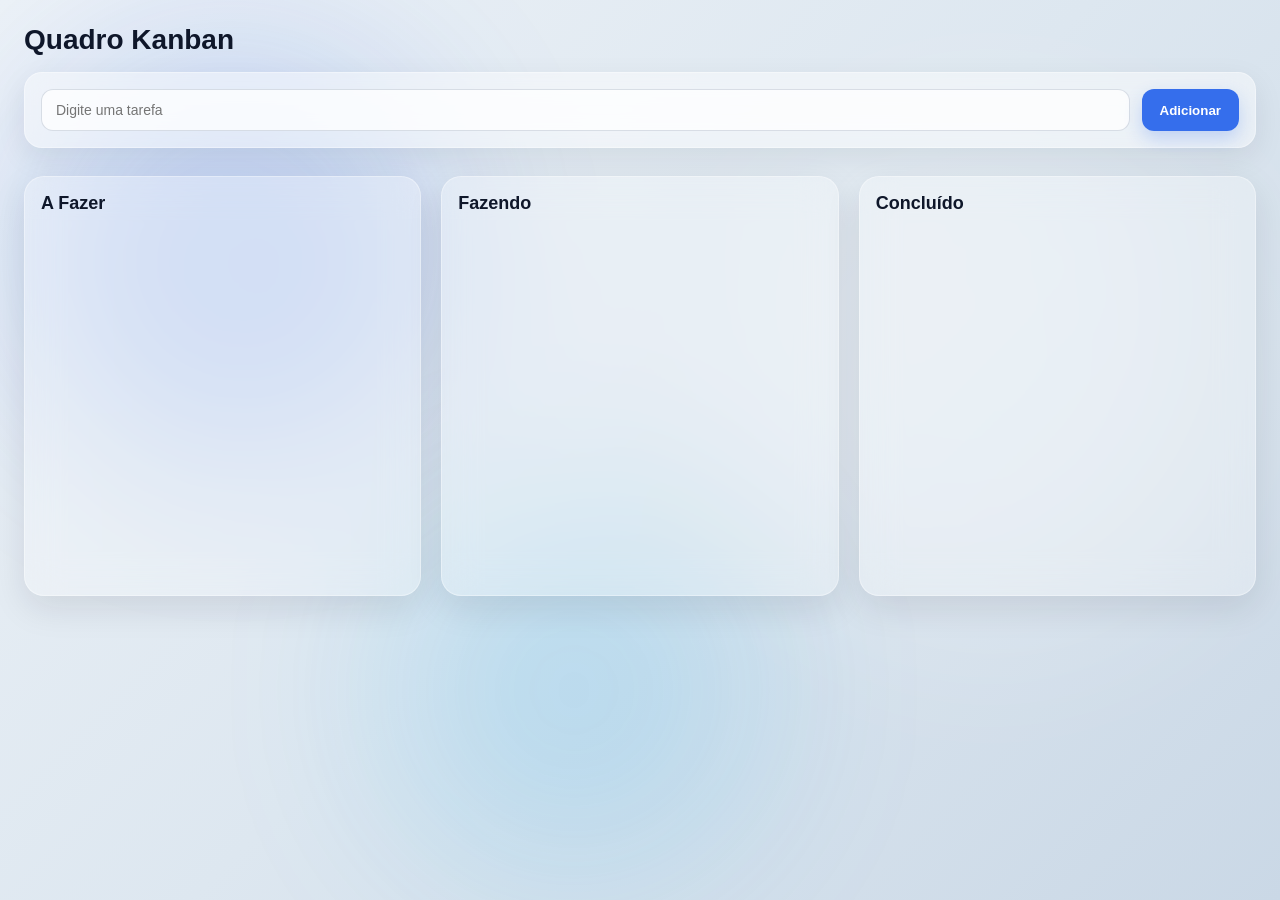
<file: index.html>
<!DOCTYPE html> <!-- Define o tipo do documento como HTML5 -->
<html lang="pt-BR"> <!-- Define o idioma da página como português do Brasil -->
<head>
    <meta charset="UTF-8"> <!-- Permite uso de acentos e caracteres especiais -->
    <meta name="viewport" content="width=device-width, initial-scale=1.0"> <!-- Responsividade -->
    <title>Kanban</title> <!-- Título da aba do navegador -->
    <link rel="stylesheet" href="style.css"> <!-- Importa o CSS -->
</head>

<body>

<!-- Formas de fundo utilizadas para efeito visual (glass/blur) -->
<div class="fundo-shape shape-1"></div>
<div class="fundo-shape shape-2"></div>
<div class="fundo-shape shape-3"></div>

    <header>
        <h1>Quadro Kanban</h1>

        <!-- Formulário para criação de novas tarefas -->
        <div class="form-card">
            <input type="text" id="textoCard" placeholder="Digite uma tarefa">
            <button id="btnAdicionar">Adicionar</button>
        </div>
    </header>

    <!-- Estrutura principal do quadro Kanban -->
    <main class="kanban">

        <!-- Coluna: A Fazer -->
        <section class="coluna">
            <h2>A Fazer</h2>
            <div class="lista-cards" id="a-fazer"></div>
        </section>

        <!-- Coluna: Fazendo -->
        <section class="coluna">
            <h2>Fazendo</h2>
            <div class="lista-cards" id="fazendo"></div>
        </section>

        <!-- Coluna: Concluído -->
        <section class="coluna">
            <h2>Concluído</h2>
            <div class="lista-cards" id="concluido"></div>
        </section>

    </main>

    <!-- Importa o JavaScript -->
    <script src="script.js"></script>
</body>
</html>
</file>
<file: style.css>
/* Reset básico para remover margens e paddings padrão do navegador */
*{
    margin: 0;
    padding: 0;
    box-sizing: border-box; /* Garante que padding e border não aumentem o tamanho total */
}

/* fundo */
body{
    font-family: -apple-system, BlinkMacSystemFont, "Segoe UI", sans-serif; /* Fonte moderna e padrão de sistemas */
    min-height: 100vh; /* Altura mínima da tela */
    padding: 24px; /* Espaçamento interno geral */
    background: linear-gradient(135deg, #edf2f7 0%, #dde7f0 50%, #cad8e6 100%); /* Gradiente de fundo */
    color: #1f2937; /* Cor padrão do texto */
    position: relative; /* Permite posicionamento de elementos internos */
    overflow-x: hidden; /* Evita scroll causado pelas shapes */
    overflow-y: auto;
}

/* formas background */
.fundo-shape{
    position: fixed; /* Fixa no fundo da tela */
    border-radius: 50%; /* Forma circular */
    filter: blur(90px); /* Efeito de desfoque (base do glass) */
    opacity: 0.55; /* Transparência */
    z-index: 0; /* Fica atrás do conteúdo */
    pointer-events: none; /* Não interfere em cliques */
}

/* Shape azul */
.shape-1{
    width: 420px;
    height: 420px;
    top: 40px;
    left: 20px;
    background: rgba(37, 99, 235, 0.35);
}

/* Shape branca */
.shape-2{
    width: 520px;
    height: 520px;
    top: 120px;
    right: 30px;
    background: rgba(255, 255, 255, 0.45);
}

/* Shape ciano */
.shape-3{
    width: 380px;
    height: 380px;
    bottom: 20px;
    left: 30%;
    background: rgba(14, 165, 233, 0.28);
}

/* conteúdo fique acima das shapes */
header,
.kanban{
    position: relative;
    z-index: 1; /* Coloca acima do fundo */
}

/* header */
header{
    margin-bottom: 28px; /* Espaçamento inferior */
}

h1{
    margin-bottom: 16px;
    font-size: 28px; /* Tamanho do título */
    font-weight: 700; /* Negrito */
    color: #0f172a; /* Cor mais escura para destaque */
}

/* form */
.form-card{
    display: flex; /* Layout flexível */
    gap: 12px; /* Espaço entre elementos */
    flex-wrap: wrap; /* Permite quebra em telas menores */
    padding: 16px;

    /* Efeito glass */
    background: rgba(255, 255, 255, 0.45); /* Fundo semi-transparente */
    border: 1px solid rgba(255, 255, 255, 0.35);
    border-radius: 18px;
    box-shadow: 0 10px 30px rgba(15, 23, 42, 0.08);
    backdrop-filter: blur(14px); /* Desfoque do fundo */
    -webkit-backdrop-filter: blur(14px); /* Compatibilidade Safari */
}

/* Campo de input */
.form-card input {
    flex: 1; /* Ocupa o máximo de espaço disponível */
    min-width: 220px; /* Tamanho mínimo */
    padding: 12px 14px;
    border: 1px solid rgba(148, 163, 184, 0.35);
    border-radius: 12px;
    background: rgba(255, 255, 255, 0.75);
    outline: none; /* Remove contorno padrão */
    font-size: 14px;
}

/* Efeito ao focar no input */
.form-card input:focus{
    border-color: rgba(59, 130, 246, 0.6);
    box-shadow: 0 0 0 3px rgba(59, 130, 246, 0.12);
}

/* Botão */
.form-card button {
    padding: 12px 18px;
    border: none;
    border-radius: 12px;
    cursor: pointer; /* Cursor de clique */
    background: rgba(37, 99, 235, 0.92);
    color: white;
    font-weight: 600;
    box-shadow: 0 8px 18px rgba(37, 99, 235, 0.22);
    transition: 0.2s ease; /* Animação suave */
}

/* Efeito hover no botão */
.form-card button:hover{
    transform: translateY(-1px); /* Leve subida */
    box-shadow: 0 10px 22px rgba(37, 99, 235, 0.28);
}

/* kanban */
.kanban {
    display: grid; /* Layout em grade */
    grid-template-columns: repeat(3, 1fr); /* 3 colunas iguais */
    gap: 20px; /* Espaço entre colunas */
}

/* colunas */
.coluna{
    padding: 16px;
    min-height: 420px; /* Altura mínima */
    border-radius: 20px;

    /* Efeito glass principal */
    background: rgba(255, 255, 255, 0.28);
    border: 1px solid rgba(255, 255, 255, 0.35);
    box-shadow: 0 12px 35px rgba(15, 23, 42, 0.10);
    backdrop-filter: blur(18px);
    -webkit-backdrop-filter: blur(18px);
}

/* Título das colunas */
.coluna h2{
    margin-bottom: 16px;
    font-size: 18px;
    font-weight: 700;
    color: #0f172a;
}

/* Área onde os cards são inseridos */
.lista-cards{
    min-height: 320px;
}

/* cards */
.card {
    padding: 14px;
    margin-bottom: 12px;
    border-radius: 14px;
    cursor: grab; /* Indica que pode arrastar */

    /* Efeito glass leve */
    background: rgba(255, 255, 255, 0.65);
    border: 1px solid rgba(255, 255, 255, 0.45);
    box-shadow: 0 8px 20px rgba(15, 23, 42, 0.08);

    color: #1e293b;
    font-size: 14px;
    line-height: 1.4;
    transition: 0.15s ease;

    user-select: none;
    -webkit-user-select: none;
    -webkit-user-callout: none;
    touch-action: manipulation;
}

/* Efeito ao passar o mouse */
.card:hover{
    transform: translateY(-2px);
    box-shadow: 0 10px 25px rgba(15, 23, 42, 0.12);
}

/* Card enquanto está sendo arrastado */
.card.arrastando{
    opacity: 0.6;
    transform: scale(1.03);
}

/* Responsividade*/
@media (max-width: 768px){
    body{
        padding: 16px;
    }

    /* Colunas ficam uma abaixo da outra */
    .kanban{
        grid-template-columns: 1fr;
    }
}
</file>
